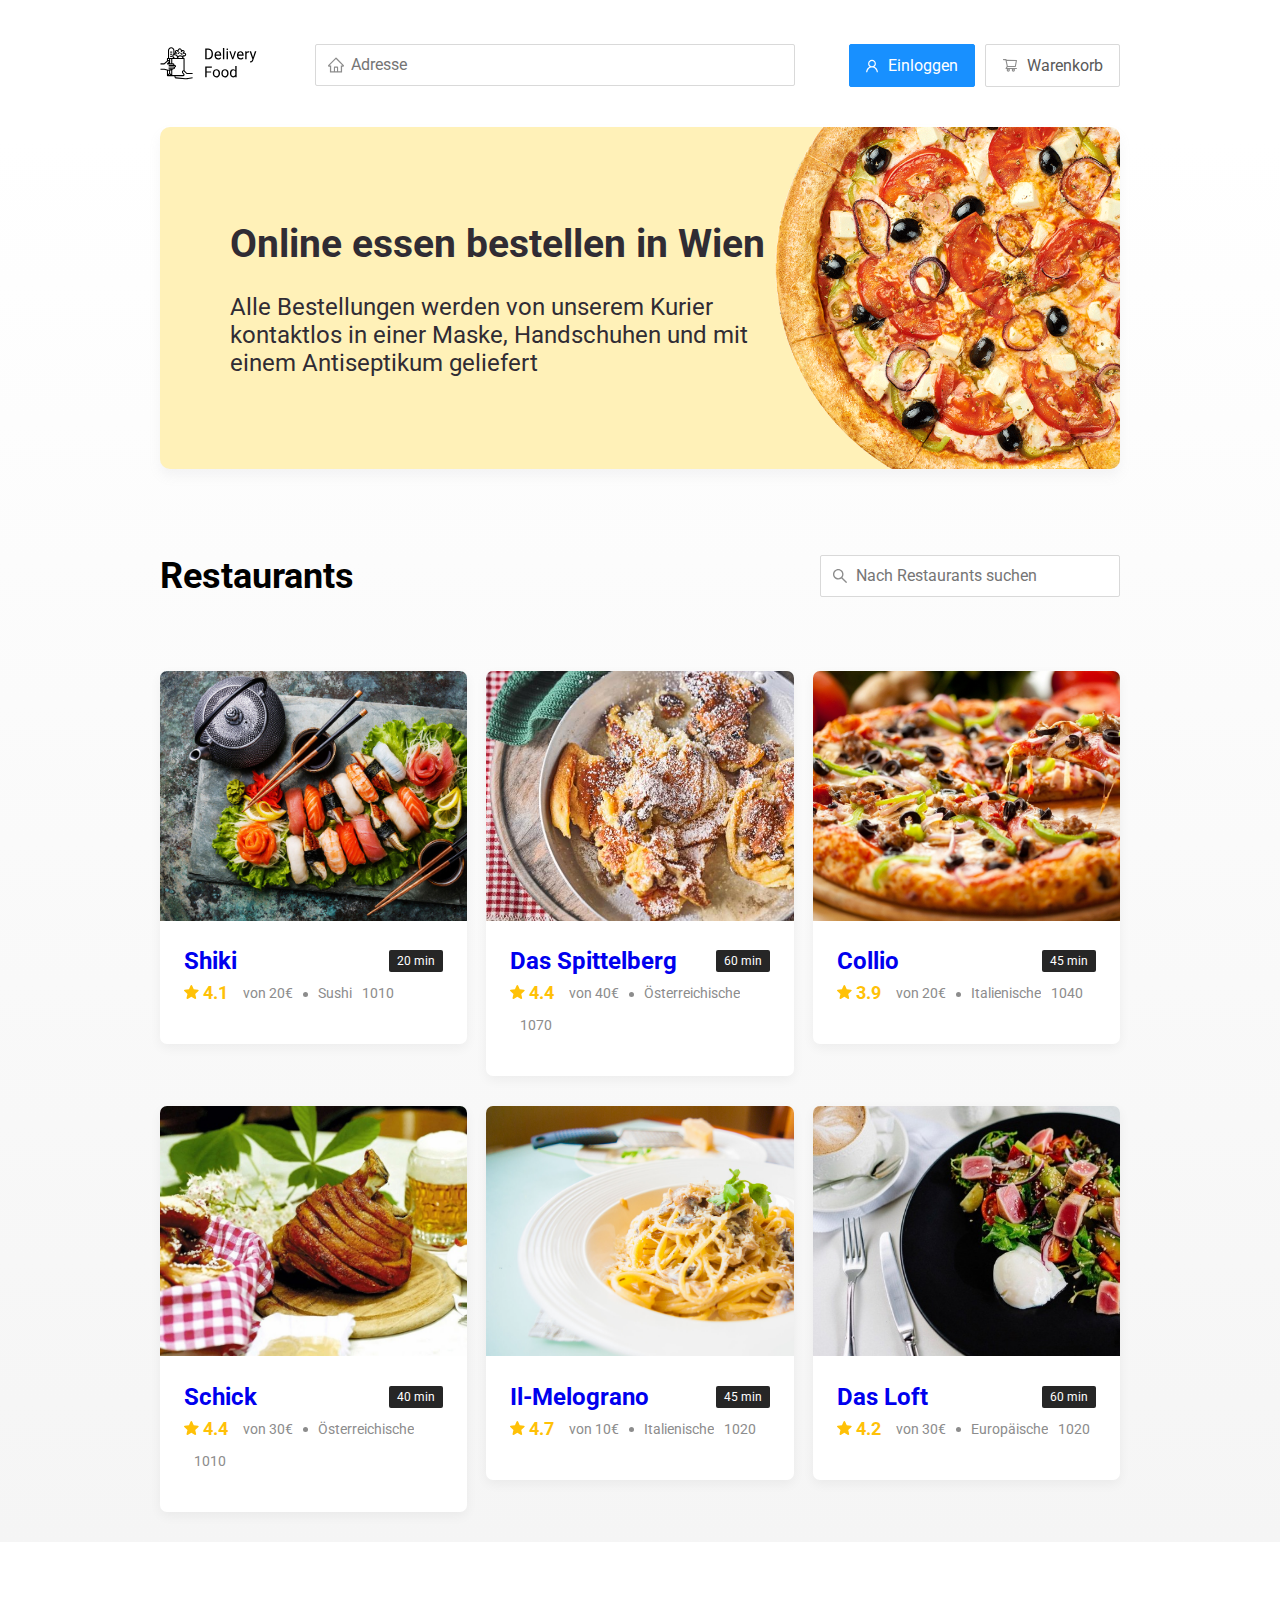
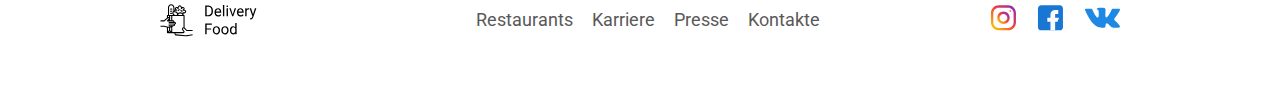
<file: Delivery/index.html>
<!DOCTYPE html>
<html lang="de">
<head>
    <meta charset="UTF-8">
    <meta name="viewport" content="width=device-width, initial-scale=1.0">
    <title>Delivery Food Lieferung</title>
    <link href="https://fonts.googleapis.com/css?family=Roboto:400,700&display=swap&subset=cyrillic" rel="stylesheet">
    <link rel="stylesheet" href="css/normalize.css" />
    <link rel="stylesheet" href="css/animate.css" />
    <link  rel="stylesheet" href="css/style.css" />
</head>
<body>
    <div class="container">
    <header class="header">
        <a href="index.html" class="logo">
        <img src="img\logo.svg" alt="logo" />
        </a>
        <input type="text" class="input input-adress" placeholder="Adresse">
        <div class="buttons">
         <button class="button button-primery">
             <img src="img/user.svg" alt="user" class="button-icon">
             <span class="button-text">Einloggen</span>
            </button>
         <button class="button" id="cart-button">
             <img src="img/shopping-cart.svg" alt="cart" class="button-icon">
             <span class="button-text">Warenkorb</span>
            </button>
        </div>
    </header>
    </div>
    <main class="main">
        <div class="container">
            <section class="promo">
                <h1 class="promo-titel">Online essen bestellen in Wien</h1>
                <p class="promo-text">
                    Alle Bestellungen werden von unserem Kurier kontaktlos in einer Maske, Handschuhen und mit einem Antiseptikum geliefert
                </p>
            </section>
            <section class="restaurants">
                <div class="section-heading">
                    <h2 class="section-title">Restaurants</h2>
                    <input type="text" class="input input-search" placeholder="Nach Restaurants suchen">
                </div>
                <div class="cards">
                     <a href="restaurant.html" class="card wow fadeInUp" data-wow-delay="0.2s">
                        <img src="img/japanische.jpg" alt="image1" class="card-image">
                        <div class="card-text">
                            <div class="card-heading">
                                <h3 class="card-title">Shiki</h3>
                                <span class="card-tag tag">20 min</span>
                            </div>
                            <div class="card-info">
                                <div class="rating">
                                    <img src="img/star.svg" alt="star">
                                    4.1</div>
                                <div class="price">von 20€</div>
                                <div class="category">Sushi</div>
                                <div class="district">1010</div>
                            </div>
                        </div> 
                    </a>
                    <a href="restaurant.html" class="card wow fadeInUp" data-wow-delay="0.4s">
                        <img src="img/österreichische.jpg" alt="image1" class="card-image">
                        <div class="card-text">
                            <div class="card-heading">
                                <h3 class="card-title">Das Spittelberg</h3>
                                <span class="card-tag tag">60 min</span>
                            </div>
                            <div class="card-info">
                                <div class="rating">
                                    <img src="img/star.svg" alt="star">
                                    4.4</div>
                                <div class="price">von 40€</div>
                                <div class="category">Österreichische</div>
                                <div class="district">1070</div>
                            </div>
                        </div>
                    </a>
                    <a href="restaurant.html" class="card wow fadeInUp" data-wow-delay="0.6s">
                        <img src="img/italienische1.jpg" alt="image1" class="card-image">
                        <div class="card-text">
                            <div class="card-heading">
                                <h3 class="card-title">Collio</h3>
                                <span class="card-tag tag">45 min</span>
                            </div>
                            <div class="card-info">
                                <div class="rating">
                                    <img src="img/star.svg" alt="star">
                                    3.9</div>
                                <div class="price">von 20€</div>
                                <div class="category">Italienische</div>
                                <div class="district">1040</div>
                            </div>
                        </div>
                    </a>
                    <a href="restaurant.html" class="card wow fadeInUp" data-wow-delay="0.2s">
                        <img src="img/austria2.jpg" alt="image1" class="card-image">
                        <div class="card-text">
                            <div class="card-heading">
                                <h3 class="card-title">Schick</h3>
                                <span class="card-tag tag">40 min</span>
                            </div>
                            <div class="card-info">
                                <div class="rating">
                                    <img src="img/star.svg" alt="star">
                                    4.4</div>
                                <div class="price">von 30€</div>
                                <div class="category">Österreichische</div>
                                <div class="district">1010</div>
                            </div>
                        </div>
                    </a>
                    <a href="restaurant.html" class="card wow fadeInUp" data-wow-delay="0.4s">
                        <img src="img/italian2.jpg" alt="image1" class="card-image">
                        <div class="card-text">
                            <div class="card-heading">
                                <h3 class="card-title">Il-Melograno</h3>
                                <span class="card-tag tag">45 min</span>
                            </div>
                            <div class="card-info">
                                <div class="rating">
                                    <img src="img/star.svg" alt="star">
                                    4.7</div>
                                <div class="price">von 10€</div>
                                <div class="category">Italienische</div>
                                <div class="district">1020</div>
                            </div>
                        </div>
                    </a>
                    <a href="restaurant.html" class="card wow fadeInUp" data-wow-delay="0.6s">
                        <img src="img/europe.jpg" alt="image1" class="card-image">
                        <div class="card-text">
                            <div class="card-heading">
                                <h3 class="card-title">Das Loft</h3>
                                <span class="card-tag tag">60 min</span>
                            </div>
                            <div class="card-info">
                                <div class="rating">
                                    <img src="img/star.svg" alt="star">
                                    4.2</div>
                                <div class="price">von 30€</div>
                                <div class="category">Europäische</div>
                                <div class="district">1020</div>
                            </div>
                        </div>
                    </a>
                </div>
            </section>
        </div>
    </main>
    <footer class="footer">
        <div class="container">
            <div class="footer-block">
                <img src="img/logo.svg" alt="" class="logo footer-logo">
                <nav class="footer-nav">
                    <a href="#" class="footer-link">Restaurants</a>
                    <a href="#" class="footer-link">Karriere</a>
                    <a href="#" class="footer-link">Presse</a>
                    <a href="#" class="footer-link">Kontakte</a>
                </nav>
                <div class="social-links">
                  <a href="#" class="social-link"><img src="img/instagram.svg" alt="instagram"> </a>
                  <a href="#" class="social-link"><img src="img/facebook.svg" alt="facebook"> </a>
                  <a href="#" class="social-link"><img src="img/vk.svg" alt="vk"> </a>
                </div>
            </div>
        </div>
    </footer>
    <div class="modal">
        <div class="modal-dialog">
            <div class="modal-header">
                <h3 class="modal-title">Warenkorb</h3>
                <button class="close">&times;</button>
            </div>
            <div class="modal-body">
                <div class="food-row">
                    <span class="food-name">Kleine Sushi Set</span>
                    <strong class="food-price">19,99 €</strong>
                    <div class="food-counter">
                        <button class="counter-button">-</button>
                        <span class="counter">1</span>
                        <button class="counter-button">+</button>
                    </div>
                </div>
                <div class="food-row">
                    <span class="food-name">California Roll</span>
                    <strong class="food-price">12,99 €</strong>
                    <div class="food-counter">
                        <button class="counter-button">-</button>
                        <span class="counter">1</span>
                        <button class="counter-button">+</button>
                    </div>
                </div>
                <div class="food-row">
                    <span class="food-name">Philadelphia Roll</span>
                    <strong class="food-price">9,99 €</strong>
                    <div class="food-counter">
                        <button class="counter-button">-</button>
                        <span class="counter">1</span>
                        <button class="counter-button">+</button>
                    </div>
                </div>
                <div class="food-row">
                    <span class="food-name">Maguro Roll</span>
                    <strong class="food-price">11,99 €</strong>
                    <div class="food-counter">
                        <button class="counter-button">-</button>
                        <span class="counter">1</span>
                        <button class="counter-button">+</button>
                    </div>
                </div>
                <div class="food-row">
                    <span class="food-name">Grosse Sushi Set</span>
                    <strong class="food-price">29,99 €</strong>
                    <div class="food-counter">
                        <button class="counter-button">-</button>
                        <span class="counter">1</span>
                        <button class="counter-button">+</button>
                    </div>
                </div>
            </div>
            <div class="modal-footer">
                <span class="pricetag">84,95 €</span>
                <div class="footer-buttons">
                    <button class="button button-primery">Bestellen</button>
                    <button class="button" id="button-cancel">Abbrechen</button>
                </div>
            </div>
        </div>
    </div>
    <script src="js/wow.min.js"></script>
    <script src="js/main.js"></script>
</body>
</html>
</file>
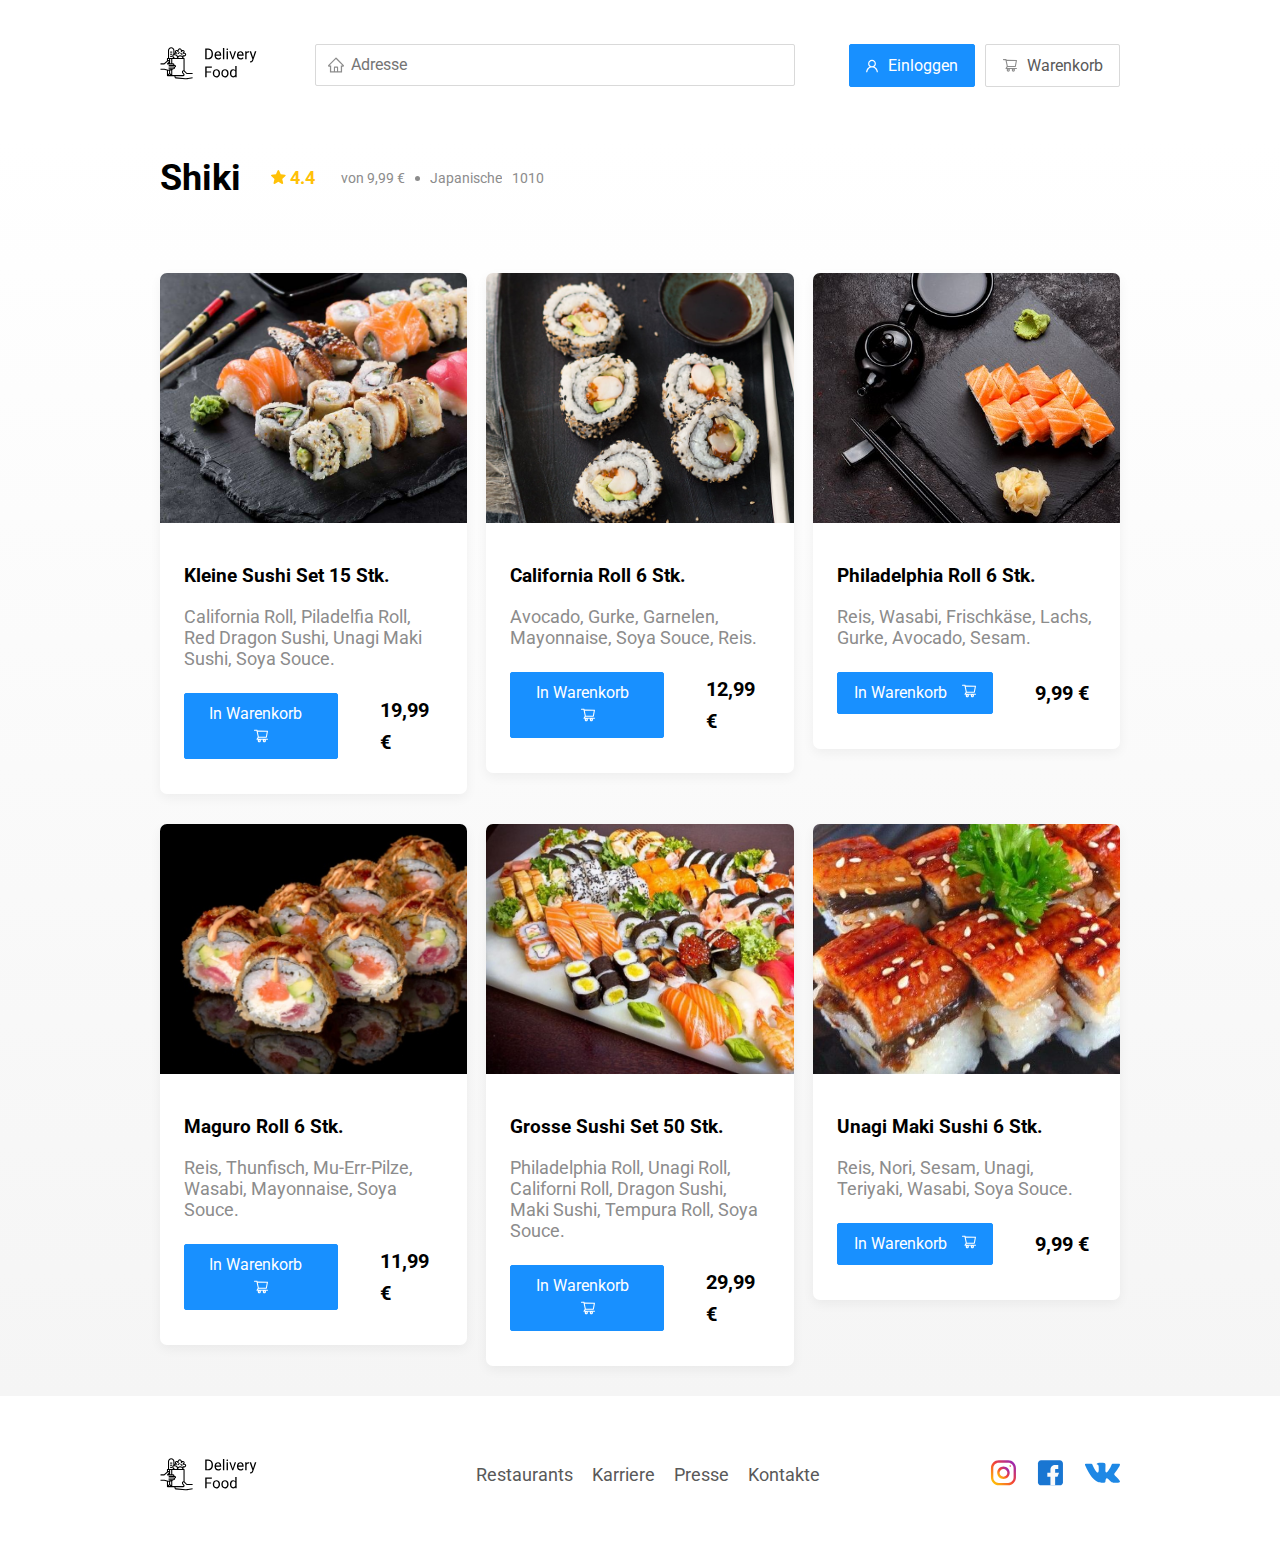
<file: Delivery/restaurant.html>
<!DOCTYPE html>
<html lang="de">
<head>
    <meta charset="UTF-8">
    <meta name="viewport" content="width=device-width, initial-scale=1.0">
    <title>Shiki</title>
    <link href="https://fonts.googleapis.com/css?family=Roboto:400,700&display=swap&subset=cyrillic" rel="stylesheet">
    <link rel="stylesheet" href="css/normalize.css" />
    <link rel="stylesheet" href="css/animate.css" />
    <link  rel="stylesheet" href="css/style.css" />
</head>
<body>
    <div class="container">
    <header class="header">
        <a href="index.html" class="logo">
            <img src="img\logo.svg" alt="logo" /></a>
        <input type="text" class="input input-adress" placeholder="Adresse">
        <div class="buttons">
         <button class="button button-primery">
             <img src="img/user.svg" alt="user" class="button-icon">
             <span class="button-text">Einloggen</span>
            </button>
         <button class="button" id="cart-button">
             <img src="img/shopping-cart.svg" alt="cart" class="button-icon">
             <span class="button-text">Warenkorb</span>
            </button>
        </div>
    </header>
    </div>
    <main class="main">
        <div class="container">
            <section class="restaurants">
                <div class="section-heading">
                    <h2 class="section-title">Shiki</h2>
                    <div class="card-info">
                        <div class="rating">
                            <img src="img/star.svg" alt="star">
                            4.4</div>
                        <div class="price">von 9,99 €</div>
                        <div class="category">Japanische</div>
                        <div class="district">1010</div>
                    </div>
                </div>
                <div class="cards">
                    <div class="card wow fadeInUp" data-wow-delay="0.2s">
                        <img src="img/sushi-mix.jpg" alt="image1" class="card-image">
                        <div class="card-text">
                            <div class="card-heading">
                                <h3 class="card-title-restaurant">Kleine Sushi Set 15 Stk.</h3>
                            </div>
                            <div class="card-info">
                                <div class="ingredients">California Roll, Piladelfia Roll, Red Dragon Sushi, Unagi Maki Sushi, Soya Souce.</div>
                            </div>
                            <div class="card-buttons">
                                <button class="button button-primery">
                                    <span class="button-card-text">In Warenkorb</span>
                                    <img src="img/shopping-cart-white.svg" alt="in warenkorb" class="button-card-image">
                                </button>
                                <strong class="card-price-bold">19,99 €</strong>
                            </div>
                        </div>
                    </div>
                    <div class="card wow fadeInUp" data-wow-delay="0.4s">
                        <img src="img/california-roll.jpg" alt="image1" class="card-image">
                        <div class="card-text">
                            <div class="card-heading">
                                <h3 class="card-title-restaurant">California Roll 6 Stk.</h3>
                            </div>
                            <div class="card-info">
                                <div class="ingredients">Avocado, Gurke, Garnelen, Mayonnaise, Soya Souce, Reis.</div>
                            </div>
                            <div class="card-buttons">
                                <button class="button button-primery">
                                    <span class="button-card-text">In Warenkorb</span>
                                    <img src="img/shopping-cart-white.svg" alt="in warenkorb" class="button-card-image">
                                </button>
                                <strong class="card-price-bold">12,99 €</strong>
                            </div>
                        </div>
                    </div>
                    <div class="card wow fadeInUp" data-wow-delay="0.6s">
                        <img src="img/philadelphia-roll.jpg" alt="image1" class="card-image">
                        <div class="card-text">
                            <div class="card-heading">
                                <h3 class="card-title-restaurant">Philadelphia Roll 6 Stk.</h3>
                            </div>
                            <div class="card-info">
                                <div class="ingredients">Reis, Wasabi, Frischkäse, Lachs, Gurke, Avocado, Sesam.</div>
                            </div>
                            <div class="card-buttons">
                                <button class="button button-primery">
                                    <span class="button-card-text">In Warenkorb</span>
                                    <img src="img/shopping-cart-white.svg" alt="in warenkorb" class="button-card-image">
                                </button>
                                <strong class="card-price-bold">9,99 €</strong>
                            </div>
                        </div>
                    </div>
                    <div class="card wow fadeInUp" data-wow-delay="0.2s">
                        <img src="img/maguro.jpg" alt="image1" class="card-image">
                        <div class="card-text">
                            <div class="card-heading">
                                <h3 class="card-title-restaurant">Maguro Roll 6 Stk.</h3>
                            </div>
                            <div class="card-info">
                                <div class="ingredients">Reis, Thunfisch, Mu-Err-Pilze, Wasabi, Mayonnaise, Soya Souce.</div>
                            </div>
                            <div class="card-buttons">
                                <button class="button button-primery">
                                    <span class="button-card-text">In Warenkorb</span>
                                    <img src="img/shopping-cart-white.svg" alt="in warenkorb" class="button-card-image">
                                </button>
                                <strong class="card-price-bold">11,99 €</strong>
                            </div>
                        </div>
                    </div>
                    <div class="card wow fadeInUp" data-wow-delay="0.4s">
                        <img src="img/sushi-set-big.jpg" alt="image1" class="card-image">
                        <div class="card-text">
                            <div class="card-heading">
                                <h3 class="card-title-restaurant">Grosse Sushi Set 50 Stk.</h3>
                            </div>
                            <div class="card-info">
                                <div class="ingredients">Philadelphia Roll, Unagi Roll, Californi Roll, Dragon Sushi, Maki Sushi, Tempura Roll, Soya Souce.</div>
                            </div>
                            <div class="card-buttons">
                                <button class="button button-primery">
                                    <span class="button-card-text">In Warenkorb</span>
                                    <img src="img/shopping-cart-white.svg" alt="in warenkorb" class="button-card-image">
                                </button>
                                <strong class="card-price-bold">29,99 €</strong>
                            </div>
                        </div>
                    </div>
                    <div class="card wow fadeInUp" data-wow-delay="0.6s">
                        <img src="img/unagi-maki.jpg" alt="image1" class="card-image">
                        <div class="card-text">
                            <div class="card-heading">
                                <h3 class="card-title-restaurant">Unagi Maki Sushi 6 Stk.</h3>
                            </div>
                            <div class="card-info">
                                <div class="ingredients">Reis, Nori, Sesam, Unagi, Teriyaki, Wasabi, Soya Souce.</div>
                            </div>
                            <div class="card-buttons">
                                <button class="button button-primery">
                                    <span class="button-card-text">In Warenkorb</span>
                                    <img src="img/shopping-cart-white.svg" alt="in warenkorb" class="button-card-image">
                                </button>
                                <strong class="card-price-bold">9,99 €</strong>
                            </div>
                        </div>
                    </div>
                </div>
            </section>
        </div>
    </main>
    <footer class="footer">
        <div class="container">
            <div class="footer-block">
                <img src="img/logo.svg" alt="" class="logo footer-logo">
                <nav class="footer-nav">
                    <a href="#" class="footer-link">Restaurants</a>
                    <a href="#" class="footer-link">Karriere</a>
                    <a href="#" class="footer-link">Presse</a>
                    <a href="#" class="footer-link">Kontakte</a>
                </nav>
                <div class="social-links">
                  <a href="#" class="social-link"><img src="img/instagram.svg" alt="instagram"> </a>
                  <a href="#" class="social-link"><img src="img/facebook.svg" alt="facebook"> </a>
                  <a href="#" class="social-link"><img src="img/vk.svg" alt="vk"> </a>
                </div>
            </div>
        </div>
    </footer>
    <div class="modal">
        <div class="modal-dialog">
            <div class="modal-header">
                <h3 class="modal-title">Корзина</h3>
                <button class="close">&times;</button>
            </div>
            <div class="modal-body">
                <div class="food-row">
                    <span class="food-name">Kleine Sushi Set</span>
                    <strong class="food-price">19,99 €</strong>
                    <div class="food-counter">
                        <button class="counter-button">-</button>
                        <span class="counter">1</span>
                        <button class="counter-button">+</button>
                    </div>
                </div>
                <div class="food-row">
                    <span class="food-name">California Roll</span>
                    <strong class="food-price">12,99 €</strong>
                    <div class="food-counter">
                        <button class="counter-button">-</button>
                        <span class="counter">1</span>
                        <button class="counter-button">+</button>
                    </div>
                </div>
                <div class="food-row">
                    <span class="food-name">Philadelphia Roll</span>
                    <strong class="food-price">9,99 €</strong>
                    <div class="food-counter">
                        <button class="counter-button">-</button>
                        <span class="counter">1</span>
                        <button class="counter-button">+</button>
                    </div>
                </div>
                <div class="food-row">
                    <span class="food-name">Maguro Roll</span>
                    <strong class="food-price">11,99 €</strong>
                    <div class="food-counter">
                        <button class="counter-button">-</button>
                        <span class="counter">1</span>
                        <button class="counter-button">+</button>
                    </div>
                </div>
                <div class="food-row">
                    <span class="food-name">Grosse Sushi Set</span>
                    <strong class="food-price">29,99 €</strong>
                    <div class="food-counter">
                        <button class="counter-button">-</button>
                        <span class="counter">1</span>
                        <button class="counter-button">+</button>
                    </div>
                </div>
            </div>
            <div class="modal-footer">
                <span class="pricetag">84,95 €</span>
                <div class="footer-buttons">
                    <button class="button-order">Bestellen</button>
                    <button class="button" id="button-cancel">Abbrechen</button>
                </div>
            </div>
        </div>
    </div>
    <script src="js/wow.min.js"></script>
    <script src="js/main.js"></script>
</body>
</html>
</file>
<file: Delivery/css/style.css>
* {
    box-sizing: border-box;
}
body {
    padding-top: 44px;
    font-family: 'Roboto', sans-serif; 
}
.container {
    max-width: 1200px;
    margin: auto;
}
.header {
    margin-bottom: 40px;
    display: flex;
    align-items: center;
    justify-content: space-between;
}
.main {
    background: linear-gradient(180deg, rgba(245, 245, 245, 0) 1.04%, #F5F5F5 100%);
}
.promo {
    box-shadow: 0px 7px 12px rgba(158, 158, 163, 0.1);
    background: #FFF1B8 url(../img/pizza.png) no-repeat top -100px right -250px / 800px;
    border-radius: 10px;
    padding: 68px 70px;
    margin-bottom: 56px;
}
.input {
    background: #FFFFFF;
    border: 1px solid #D9D9D9;
    border-radius: 2px;
    font-size: 16px;
    line-height: 24px;
    padding: 8px;
}
.input-adress {
    flex: 0.8;   
    font-size: 16px;
    line-height: 24px;
    background-image: url(../img/home.svg);
    background-repeat: no-repeat;
    background-position: left 11px center; 
    padding-left: 35px;
}
.input-search {
    background-image: url(../img/search.svg);
    background-repeat: no-repeat;
    background-position: left 11px center;
    padding-left: 35px;
    width: 300px;
    margin-left: auto;
}
.buttons {
    display: flex;
    align-items: center;
}
.button {
    padding: 8px 16px;
    background: #FFFFFF;
    border: 1px solid #D9D9D9;
    box-sizing: border-box;
    box-shadow: 0px 0px 2px rgba(0, 0, 0, 0.0015);
    border-radius: 2px;
    color: #595959;
    font-size: 16px;
    line-height: 24px;
}
.button-primery {
    background: #1890FF;
    border: 1px solid #1890FF;
    color: #FFFFFF;
    margin-right: 10px;
}
.button-order {
    background: #1890FF;
    border: 1px solid #1890FF;
    color: #FFFFFF;
    border-radius: 2px;
    padding: 8px 16px;
    font-size: 16px;
    line-height: 24px;
    margin-right: 10px;
}
.button-card-text {
    margin-right: 10px;
}
.button-icon {
    margin-right: 6px;
    vertical-align: middle;
}
.button-text {
    vertical-align: middle;
}
.promo-text {
    font-style: normal;
    font-weight: normal;
    font-size: 24px;
    line-height: 28px;
    color: #302C34;
    max-width: 538px;
}
.promo-titel {
    font-style: normal;
font-weight: bold;
font-size: 39px;
line-height: 46px;

color: #302C34;
}
.section-heading {
    display: flex;
    align-items: center;
    margin-bottom: 44px;
}
.section-title {
    font-style: normal;
    font-weight: bold;  
    font-size: 36px;
    line-height: 42px;
    color: #000000;
    margin-right: 30px;
}
.cards {
    display: flex;
    flex-wrap: wrap;
    align-items: flex-start;
    justify-content: space-between;
}
.card-image {
    width: 384px;
    height: 250px;
    object-fit: cover;
}
.card {
    background: #FFFFFF;
    box-shadow: 0px 4px 12px rgba(0, 0, 0, 0.05);
    border-radius: 7px;
    overflow: hidden;
    margin-bottom: 30px;
    flex-basis: 32%;
    text-decoration: none;
}
.card-text {
    padding-top: 20px;
    padding-bottom: 35px;
    padding-left: 24px;
    padding-right: 24px;
}
.card-heading {
    display: flex;
    align-items: center;
    justify-content: space-between;
}
.card-title {
    margin: 0;
    font-style: normal;
    font-weight: bold;
    font-size: 24px;
    line-height: 32px;
}
.card-title-restaurant {
    font-weight: 400px;
}
.ingredients {
    color: #8C8C8C;
    font-style: normal;
    font-weight: normal;
    font-size: 18px;
    line-height: 21px;
}
.card-tag {
    font-style: normal;
    font-weight: normal;
    font-size: 12px;
    line-height: 20px;
    color: white;
    background: #262626;
    border-radius: 2px;
    padding: 1px 8px;
}
.card-price-bold {
    font-weight: bold;
    font-size: 20px;
    line-height: 32px;
    margin-left: 32px;
}
.card-info {
    display: flex;
    align-items: center;
    flex-wrap: wrap;
}
.card-buttons {
    display: flex;
    align-items: center;
    margin-top: 24px;
}
.rating {
    margin-right: 26px;
    color: #FFC107;
    font-style: normal;
    font-weight: bold;
    font-size: 18px;
    line-height: 32px;
}
.category {
    text-overflow: ellipsis;
    overflow: hidden;
    white-space: nowrap;
    max-width: 150px;
}
.price, .category {
    color: #8C8C8C;
    font-style: normal;
    font-weight: normal;
    font-size: 18px;
    line-height: 32px;
}
.price {
    margin-right: 10px;
}
.price:after {
    content:"";
    width: 5px;
    height: 5px;
    background-color: #8C8C8C;
    display: inline-block;
    vertical-align: middle;
    border-radius: 50%;
    margin-left: 10px;
}
.district {
    color: #8C8C8C;
    font-style: normal;
    font-weight: normal;
    font-size: 18px;
    line-height: 32px;
    margin-left: 10px;
}
.delivery-time {
    color: #302C34;
    font-style: normal;
    font-weight: normal;
    font-size: 18px;
    line-height: 32px;

}
.footer {
    padding: 60px 0;
}
.footer-block {
    display: flex;
    align-items: center;
    justify-content: space-between;
}
.footer-nav {
    margin-right: none;
    margin-left: 45px;
}
.footer-link {
    display: inline-block;
    color: #595959;
    text-decoration: none;
    font-style: normal;
    font-weight: normal;
    font-size: 18px;
    line-height: 21px;
}
.footer-link:not(:last-child) {
    margin-right: 15px;
}
.social-links {
    display: flex;
    align-items: center;
}
.social-link:not(:last-child) {
    margin-right: 21px;
}
.modal {
    position: fixed;
    left: 0px;
    top: 0px;
    width: 100%;
    height: 100%;
    background: rgba(0, 0, 0, 0.4);
    display: none;
}
.is-open {
    display: flex;
}
.modal-dialog {
    max-width: 780px;
    width: 95%;
    background: #FFFFFF;
    border-radius: 5px;
    margin: auto;
    padding: 40px 45px;
}
.modal-title {
    margin: 0px;
    font-weight: bold;
    font-size: 36px;
    line-height: 42px;

color: #000000;
}
.modal-header {
    display: flex;
    align-items: center;
    justify-content: space-between;
    margin-bottom: 45px;
}
.food-row {
    display: flex;
    align-items: flex-start;
    justify-content: space-between;
    padding-bottom: 8px;
    border-bottom: 1px solid #D9D9D9;
    margin-bottom: 15px;
}
.food-name {
    font-weight: normal;
    font-size: 18px;
    line-height: 32px;
    color: #000000;
}
.food-price {
    margin-left: auto;
    margin-right: 47px;
    font-style: normal;
    font-weight: bold;
    font-size: 20px;
    line-height: 32px;
}
.food-counter {
    display: flex;
    align-items: center;
}
.pricetag {
    background: #262626;
    border-radius: 5px;
    color: white;
    padding: 15px 20px;
}
.counter-button {
    display: flex;
    align-items: center;
    justify-content: center;
    width: 39px;
    height: 32px;
    background: #FFFFFF;
    border: 1px solid #40A9FF;
    box-sizing: border-box;
    border-radius: 2px;
    font-style: normal;
    font-weight: normal;
    font-size: 14px;
    line-height: 22px;
    color: #40A9FF;
}
.counter {
    font-size: 16px;
    line-height: 24px;
    margin-left: 10px;
    margin-right: 10px;
}
.close {
    font-size: 36px;
    border: none;
    background-color: transparent;
}
.modal-body {
    margin-bottom: 30px;
}
.modal-footer {
    display: flex;
    align-items: center;
    justify-content: space-between;
}
.footer-buttons {
    display: flex;
    align-items: center;
}

@media (max-width: 1365px) {
  .container {
      max-width: 960px;
  }
  .promo {
      background-size: 720px;
  }
  .category, .price, .district {
      font-size: 14px;
  }
  .card .rating {
      margin-right: 15px;
  }
}
@media (max-width: 992px) {
    .container {
        max-width: 700px;
    }
    .promo {
        padding: 50px;
        background-size: 500px;
        background-position: center right -200px;
    }
    .promo-text {
        font-size: 18px;
        max-width: 400px;
    }
    .promo-titel {
        font-size: 26px;
    }
    .card {
        flex-basis: 49%;
    }
    .footer-link {
        font-size: 16px;
    }
}
@media (max-width: 768px) {
    .container {
        max-width: 560px;
    }
    .header {
        flex-wrap: wrap;
    }
    .input-adress {
        order: 4;
        margin-top: 15px;
        flex: 1;
    }
    .card-title {
        font-size: 18px;
    }
    .rating {
        flex-basis: 100%;
    }
    .card-info {
        flex-wrap: wrap;
    }
    .promo {
        background-size: 400px;
    }
    .promo-titel {
        font-size: 24px;
        line-height: 1.4;
    }
}
@media (max-width: 568px) {
    .container {
        max-width: 90%;
    }
    .header {
        flex-wrap: wrap;
    }
    .input-adress {
        order: 4;
        margin-top: 15px;
        flex: 1;
    }
    .promo {
        background-image: none;
    }
    .section-title {
        font-size: 20px;
    }
    .card {
        flex-basis: 100%;
    }
    .card-image {
        width: 100%;
    }
    .footer-nav {
        display: flex;
        flex-direction: column;
    }
    .footer {
        padding: 0px;
    }
}
@media (max-width: 480px) {
    .button-text {
        display: none;
    }
    .promo {
        padding: 20px;
        margin-bottom: 10px;
    }
    .section-heading {
        flex-wrap: wrap;
    }
    .footer-block {
        flex-wrap: wrap;
        flex-direction: column;
        align-items: center;
    }
    .footer-logo {
        order: 0; 
        margin-bottom: 20px;
    }
    .footer-nav {
        margin-bottom: 20px;
        align-items: center;
    }   
    .modal-dialog {
        max-height: 600px;
        max-width: 310px;
    }
    .modal-title {
        font-size: 26px;
    }
    .modal-header {
        margin-bottom: 15px;
    }
    .food-name {
        font-size: 12px;
        line-height: 1.2;
    }
    .food-price {
        font-size: 12px;
        white-space: nowrap;
        margin-right: 10px;
    }
    .food-counter { 
    font-size: 12px;
    }
    .counter {
        font-size: 12px;
    }
    .counter-button {
        width: 29px;
        height: 22px;
    }
    .food-row {
        padding-bottom: 2px;
        margin-bottom: 8px;
    }
    .pricetag {
        padding: 8px 10px;
        white-space: nowrap;
        font-size: 13px;
    }
    .button {
        font-size: 12px;
        padding: 2px 10px;
    }
}
</file>
